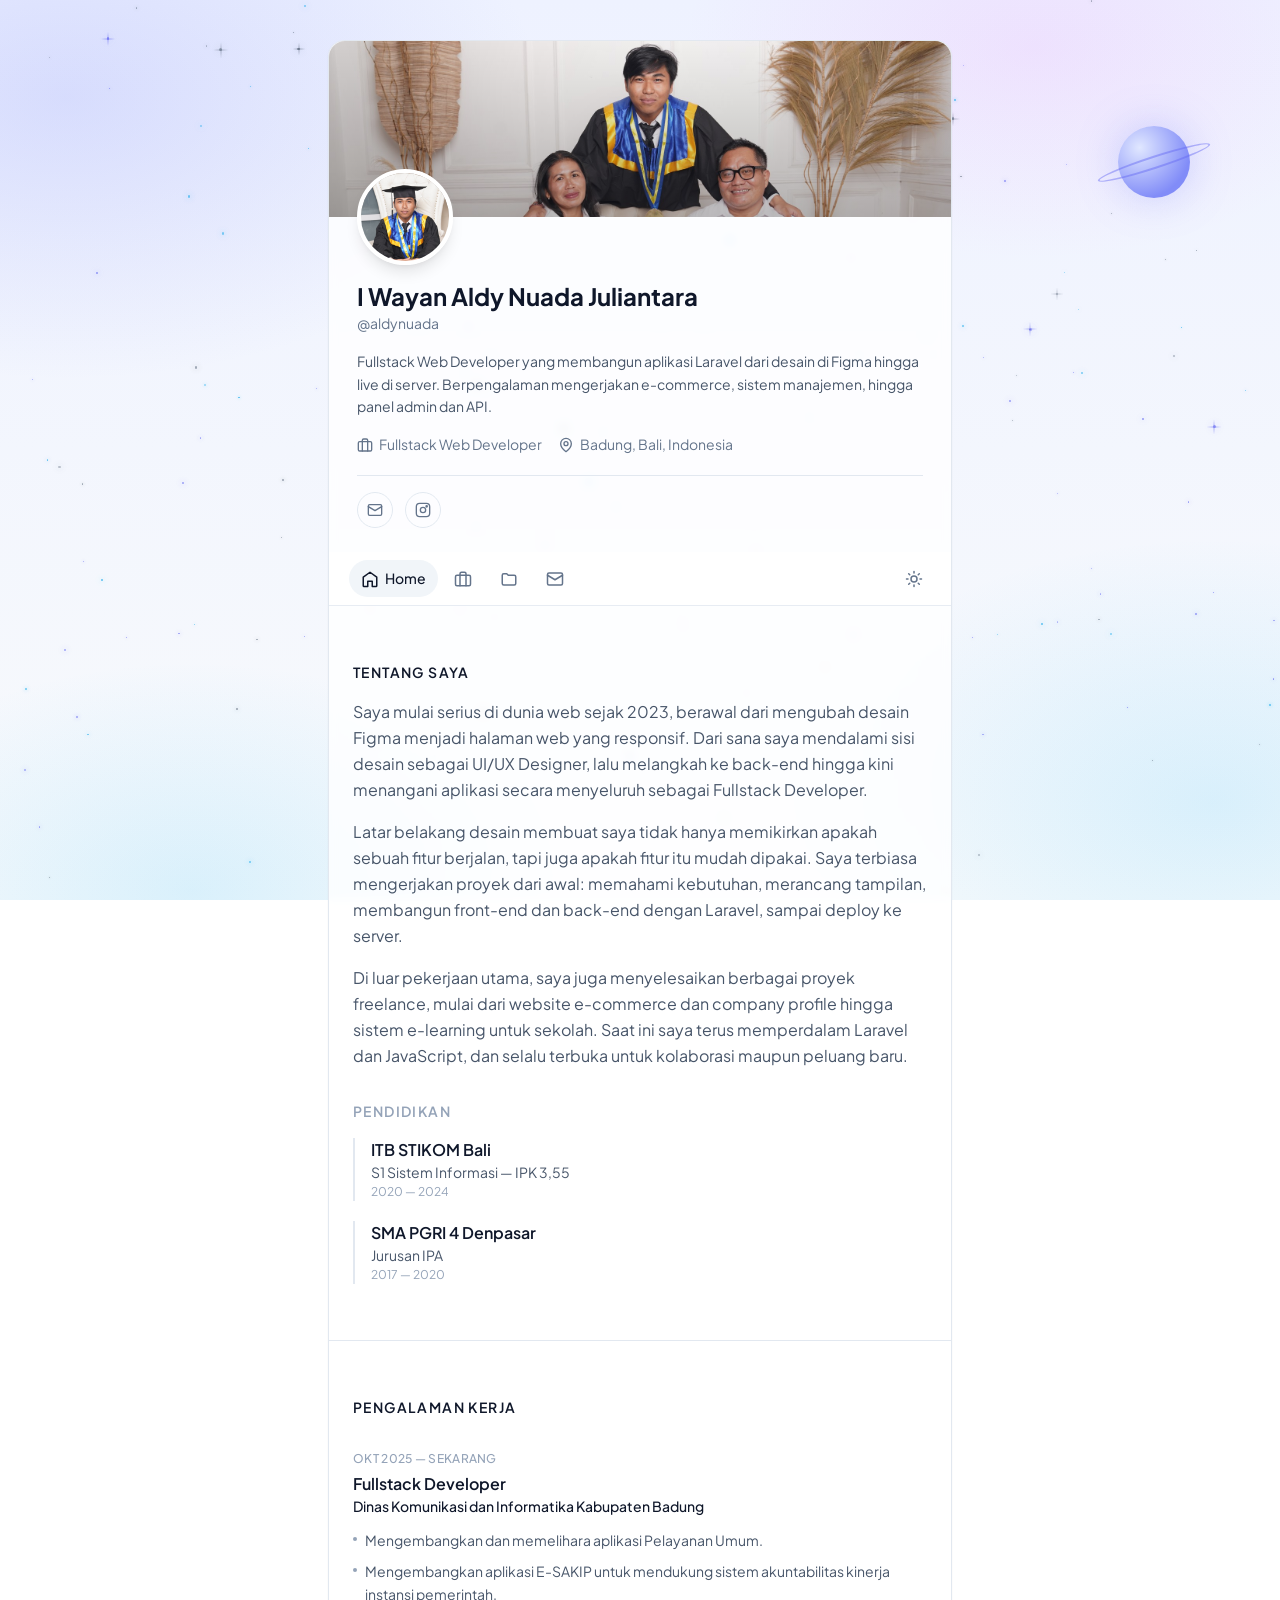
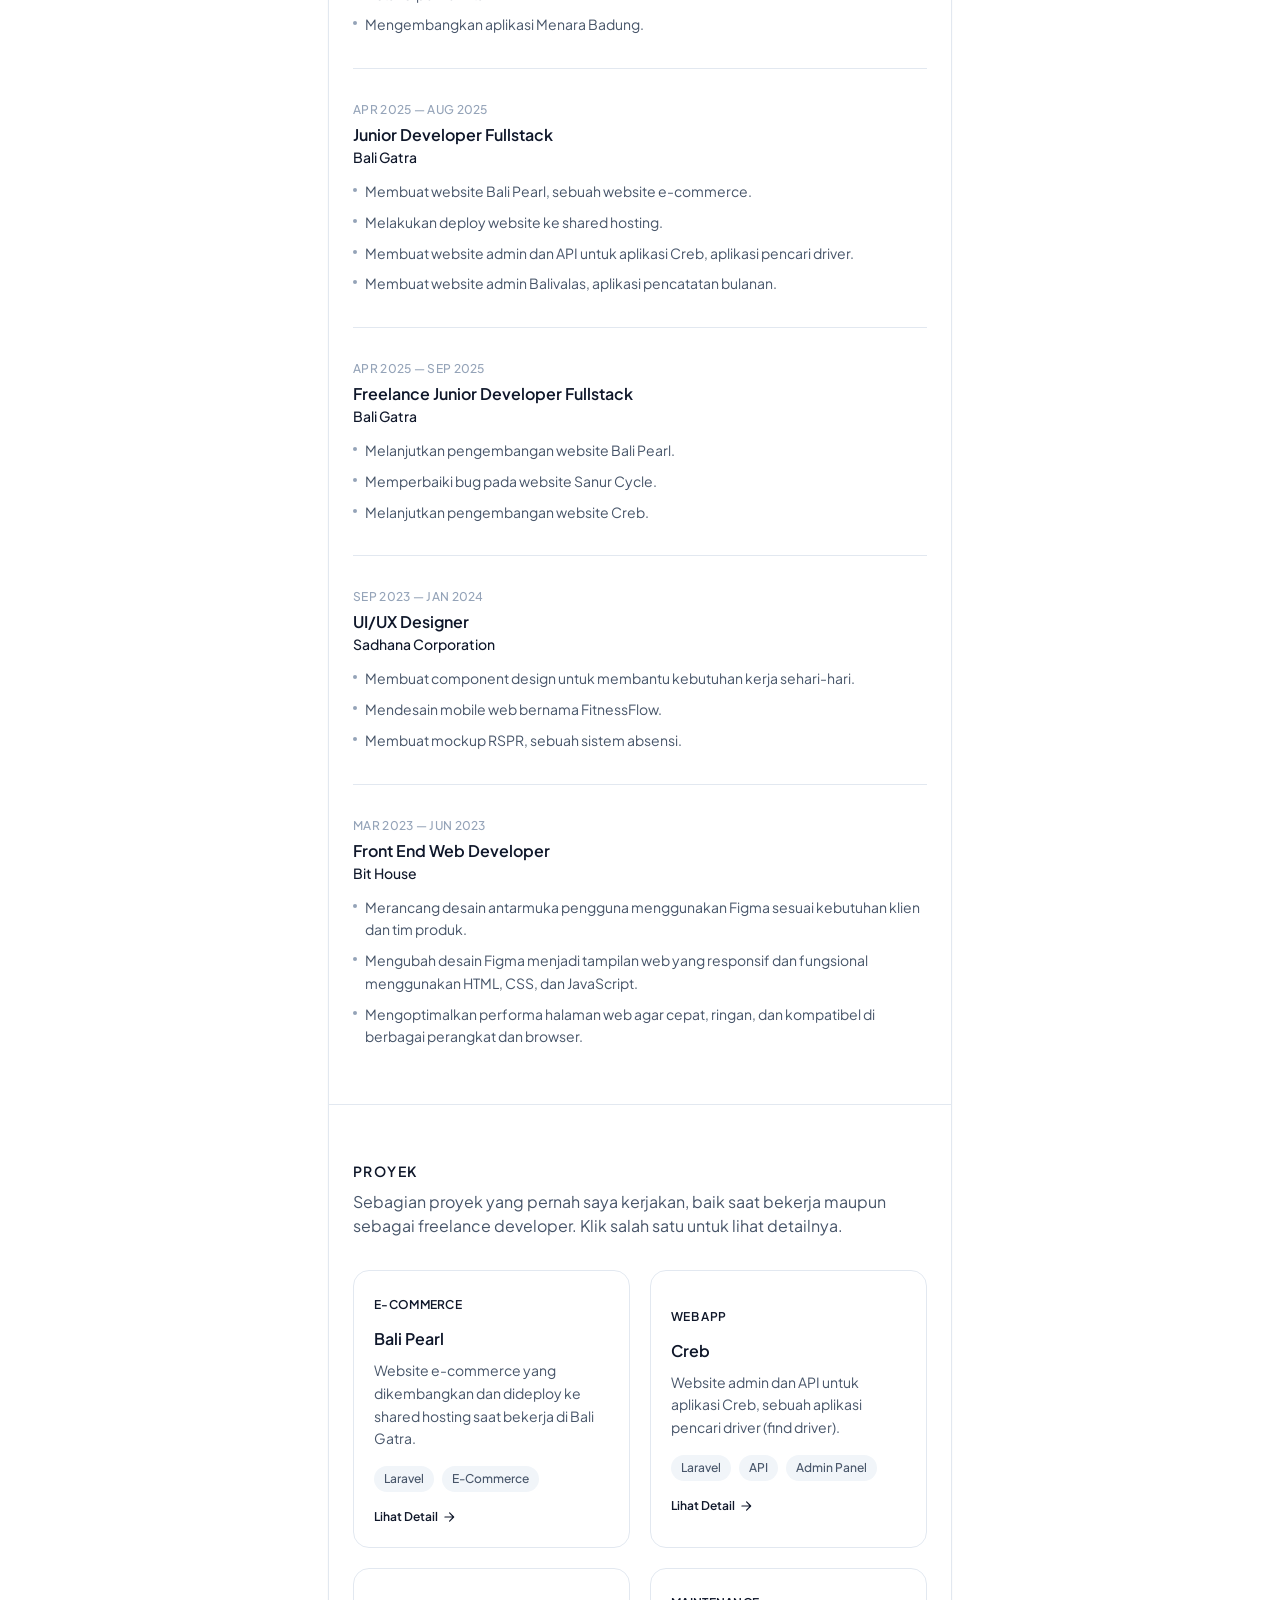
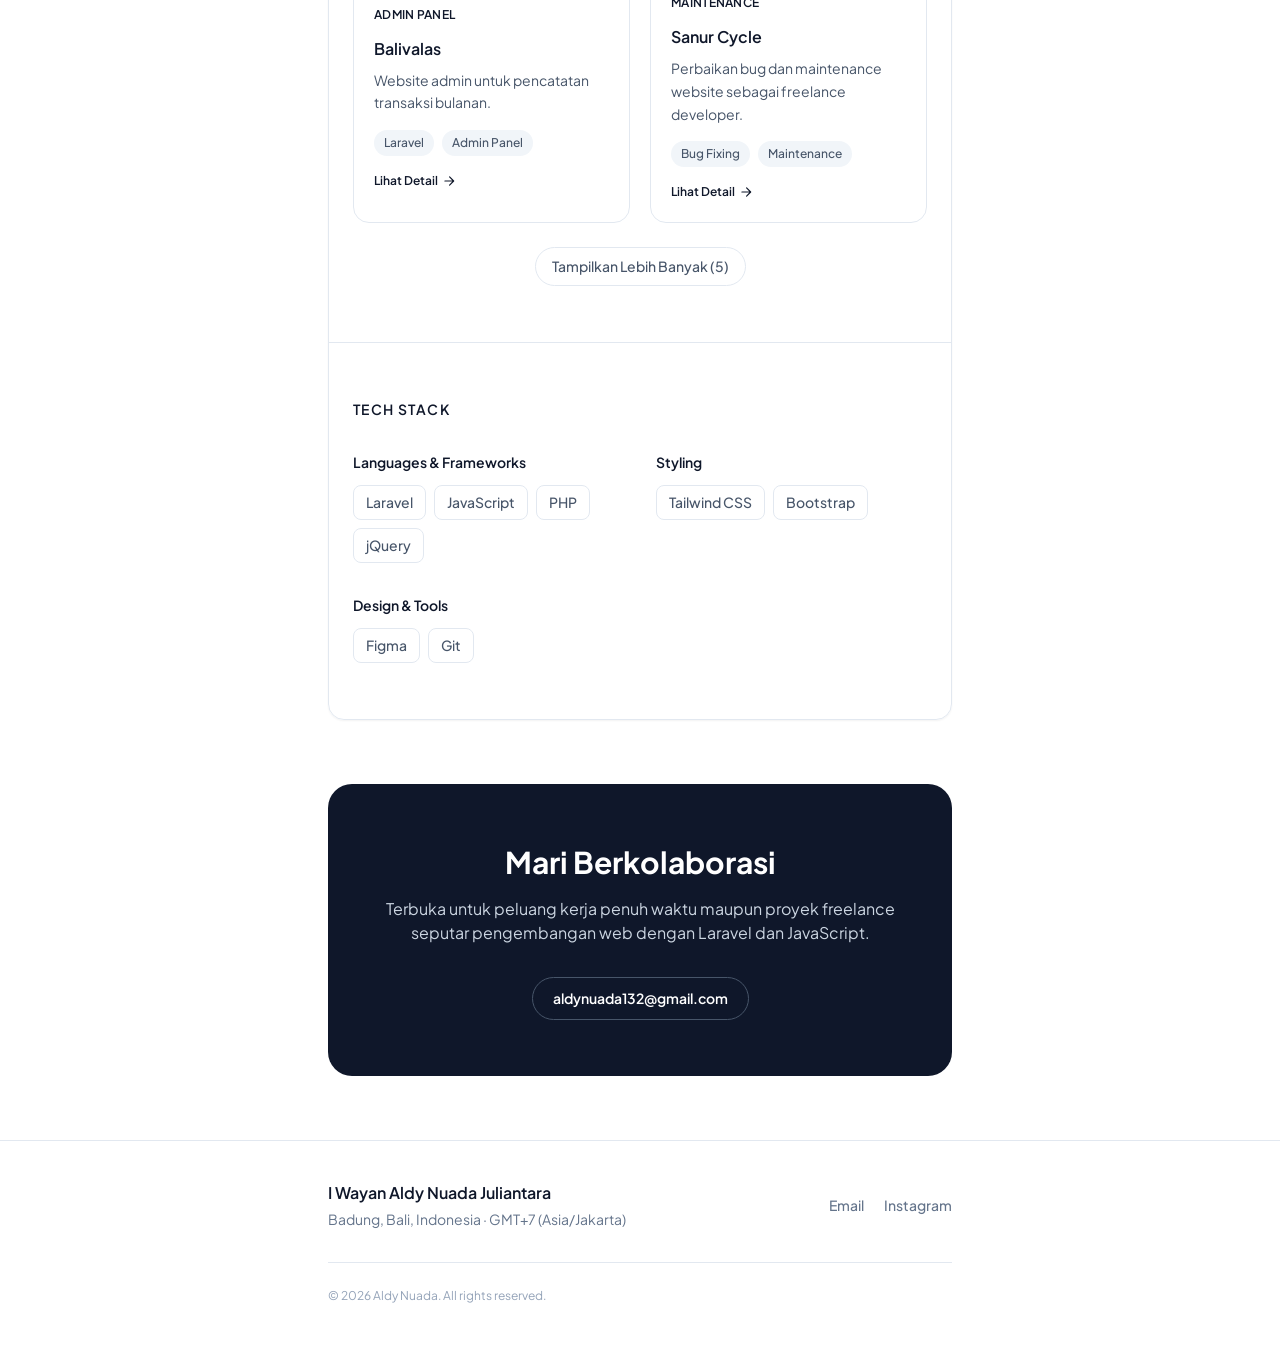
<file: index.html>
<!DOCTYPE html>
<html lang="id">
<head>
    <meta charset="UTF-8">
    <meta name="viewport" content="width=device-width, initial-scale=1.0">
    <title>I Wayan Aldy Nuada Juliantara — Fullstack Web Developer</title>
    <meta name="description" content="Fullstack Web Developer yang membangun aplikasi Laravel dari desain di Figma hingga live di server. Berpengalaman mengerjakan e-commerce, sistem manajemen, hingga panel admin dan API.">
    <link rel="icon" href="favicon.ico">

    <!-- Set the theme before first paint to avoid a light/dark flash. -->
    <script>
        (function () {
            var theme = null;
            try { theme = localStorage.getItem('theme'); } catch (e) {}
            var dark = theme ? theme === 'dark' : window.matchMedia('(prefers-color-scheme: dark)').matches;
            document.documentElement.classList.toggle('dark', dark);
        })();
    </script>

    <link rel="preconnect" href="https://fonts.googleapis.com">
    <link rel="preconnect" href="https://fonts.gstatic.com" crossorigin>
    <link href="https://fonts.googleapis.com/css2?family=Plus+Jakarta+Sans:wght@400;500;600;700;800&display=swap" rel="stylesheet">
    <link rel="stylesheet" href="assets/css/style.css">
</head>
<body data-page="home">
    <div class="page-bg" aria-hidden="true"></div>

    <main>
        <div class="container">
            <div class="card">
                <div data-component="hero"></div>
                <div data-component="navbar"></div>
                <div data-page-content>
                    <div data-component="about"></div>
                    <div data-component="experience"></div>
                    <div data-component="projects"></div>
                    <div data-component="techstack"></div>
                </div>
            </div>
        </div>

        <div data-component="contact"></div>
    </main>

    <div data-component="footer"></div>

    <script src="assets/js/data.js"></script>
    <script src="assets/js/main.js"></script>
</body>
</html>
</file>
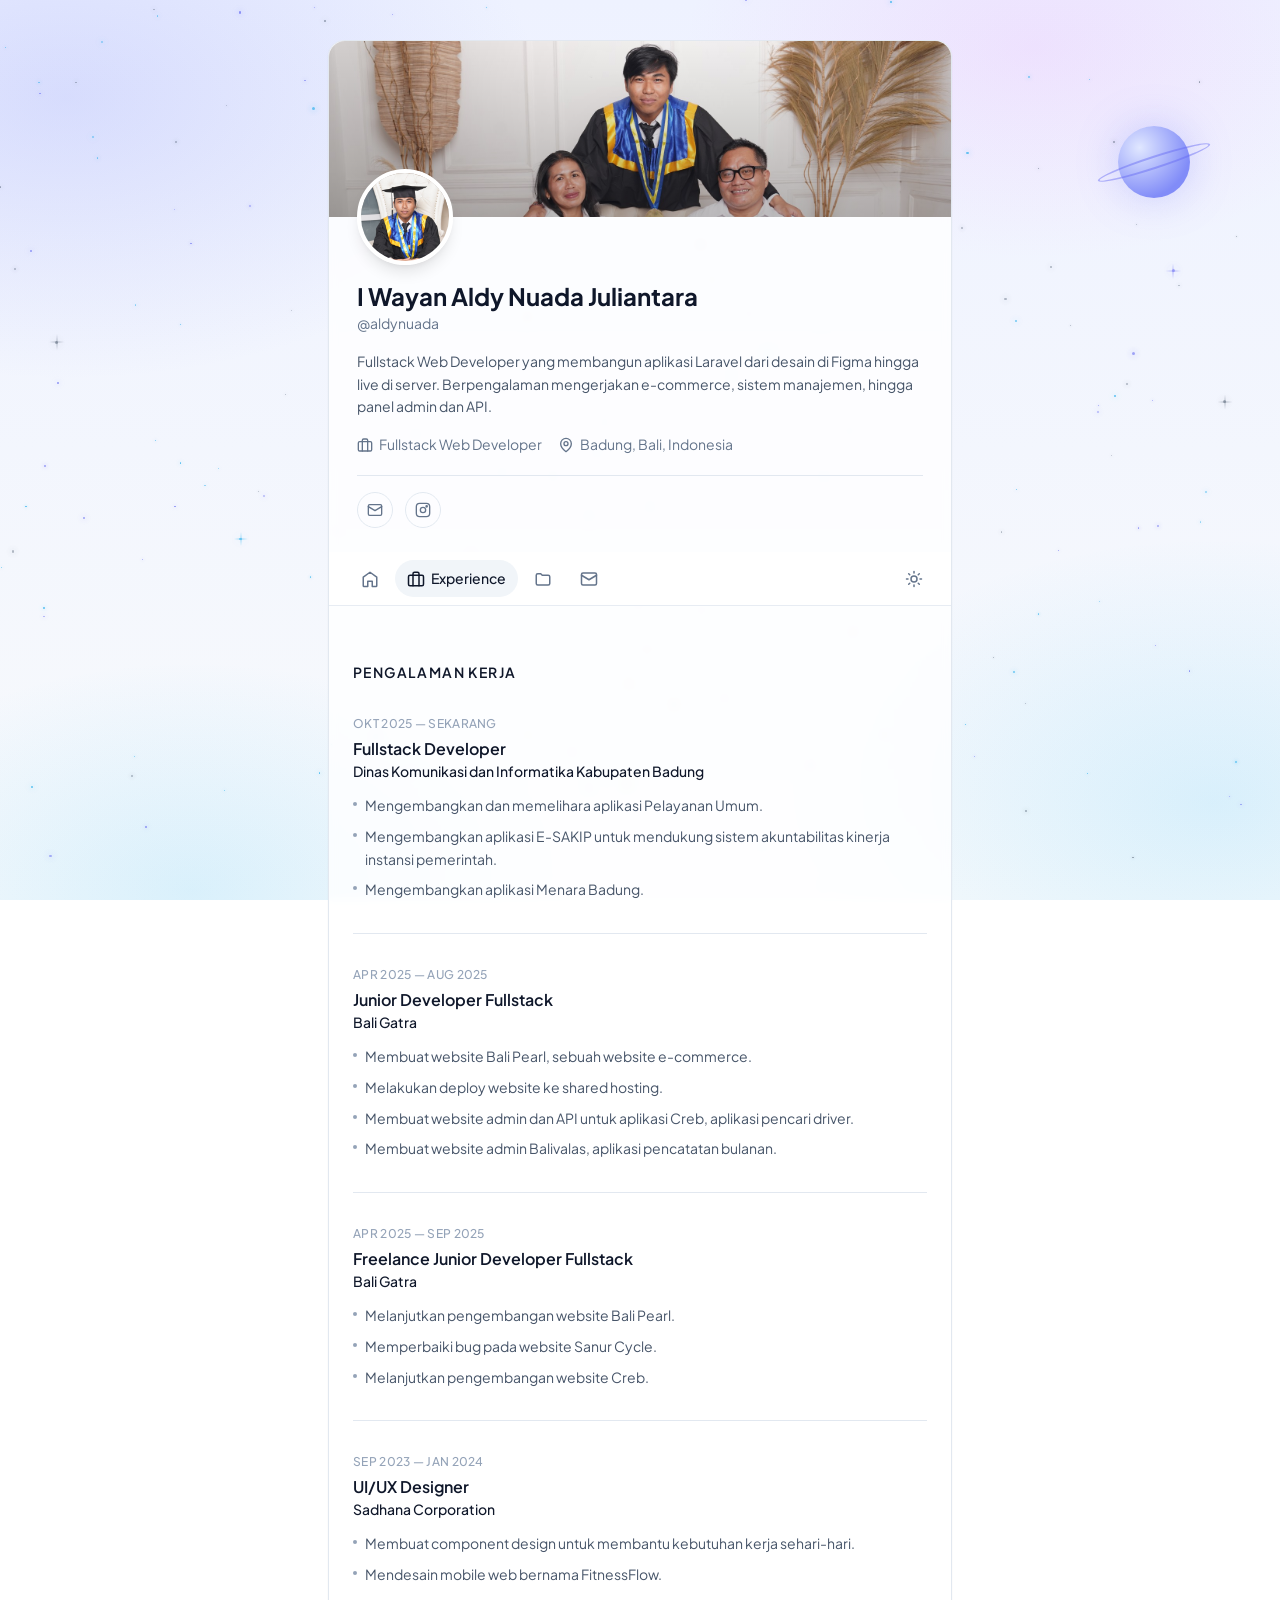
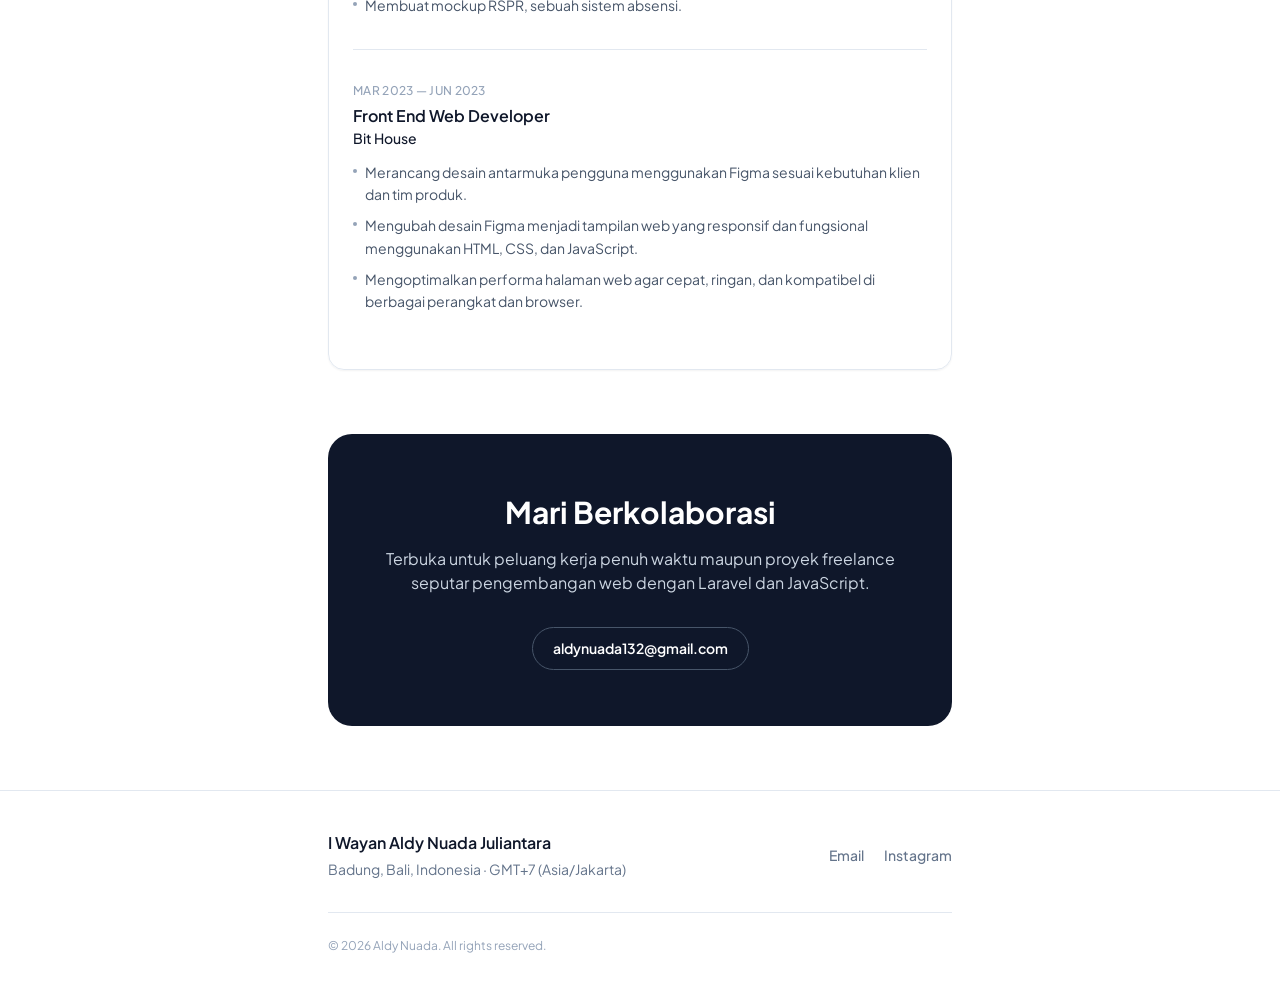
<file: experience.html>
<!DOCTYPE html>
<html lang="id">
<head>
    <meta charset="UTF-8">
    <meta name="viewport" content="width=device-width, initial-scale=1.0">
    <title>Experience — I Wayan Aldy Nuada Juliantara</title>
    <meta name="description" content="Fullstack Web Developer yang membangun aplikasi Laravel dari desain di Figma hingga live di server. Berpengalaman mengerjakan e-commerce, sistem manajemen, hingga panel admin dan API.">
    <link rel="icon" href="favicon.ico">

    <!-- Set the theme before first paint to avoid a light/dark flash. -->
    <script>
        (function () {
            var theme = null;
            try { theme = localStorage.getItem('theme'); } catch (e) {}
            var dark = theme ? theme === 'dark' : window.matchMedia('(prefers-color-scheme: dark)').matches;
            document.documentElement.classList.toggle('dark', dark);
        })();
    </script>

    <link rel="preconnect" href="https://fonts.googleapis.com">
    <link rel="preconnect" href="https://fonts.gstatic.com" crossorigin>
    <link href="https://fonts.googleapis.com/css2?family=Plus+Jakarta+Sans:wght@400;500;600;700;800&display=swap" rel="stylesheet">
    <link rel="stylesheet" href="assets/css/style.css">
</head>
<body data-page="experience">
    <div class="page-bg" aria-hidden="true"></div>

    <main>
        <div class="container">
            <div class="card">
                <div data-component="hero"></div>
                <div data-component="navbar"></div>
                <div data-page-content>
                    <div data-component="experience"></div>
                </div>
            </div>
        </div>

        <div data-component="contact"></div>
    </main>

    <div data-component="footer"></div>

    <script src="assets/js/data.js"></script>
    <script src="assets/js/main.js"></script>
</body>
</html>
</file>
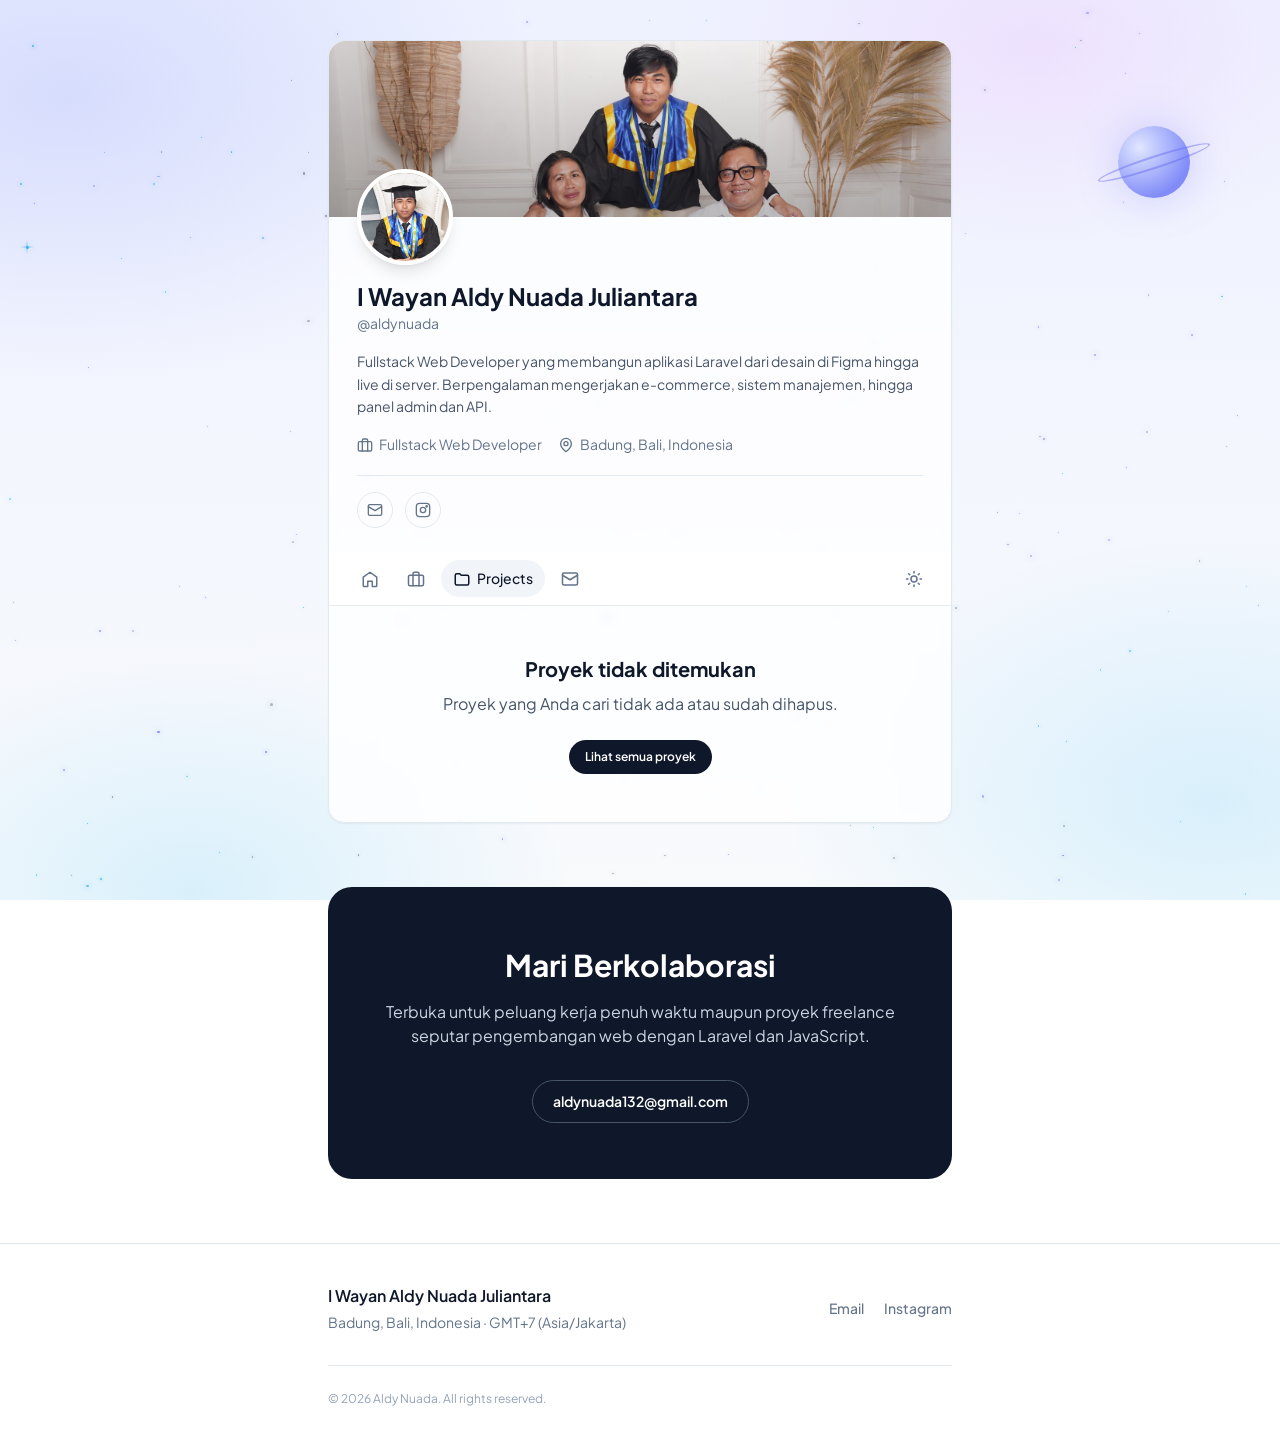
<file: project.html>
<!DOCTYPE html>
<html lang="id">
<head>
    <meta charset="UTF-8">
    <meta name="viewport" content="width=device-width, initial-scale=1.0">
    <title>Project — I Wayan Aldy Nuada Juliantara</title>
    <meta name="description" content="Fullstack Web Developer yang membangun aplikasi Laravel dari desain di Figma hingga live di server. Berpengalaman mengerjakan e-commerce, sistem manajemen, hingga panel admin dan API.">
    <link rel="icon" href="favicon.ico">

    <!-- Set the theme before first paint to avoid a light/dark flash. -->
    <script>
        (function () {
            var theme = null;
            try { theme = localStorage.getItem('theme'); } catch (e) {}
            var dark = theme ? theme === 'dark' : window.matchMedia('(prefers-color-scheme: dark)').matches;
            document.documentElement.classList.toggle('dark', dark);
        })();
    </script>

    <link rel="preconnect" href="https://fonts.googleapis.com">
    <link rel="preconnect" href="https://fonts.gstatic.com" crossorigin>
    <link href="https://fonts.googleapis.com/css2?family=Plus+Jakarta+Sans:wght@400;500;600;700;800&display=swap" rel="stylesheet">
    <link rel="stylesheet" href="assets/css/style.css">
</head>
<body data-page="project">
    <div class="page-bg" aria-hidden="true"></div>

    <main>
        <div class="container">
            <div class="card">
                <div data-component="hero"></div>
                <div data-component="navbar"></div>
                <div data-page-content>
                    <div data-component="project-detail"></div>
                </div>
            </div>
        </div>

        <div data-component="contact"></div>
    </main>

    <div data-component="footer"></div>

    <script src="assets/js/data.js"></script>
    <script src="assets/js/main.js"></script>
</body>
</html>
</file>
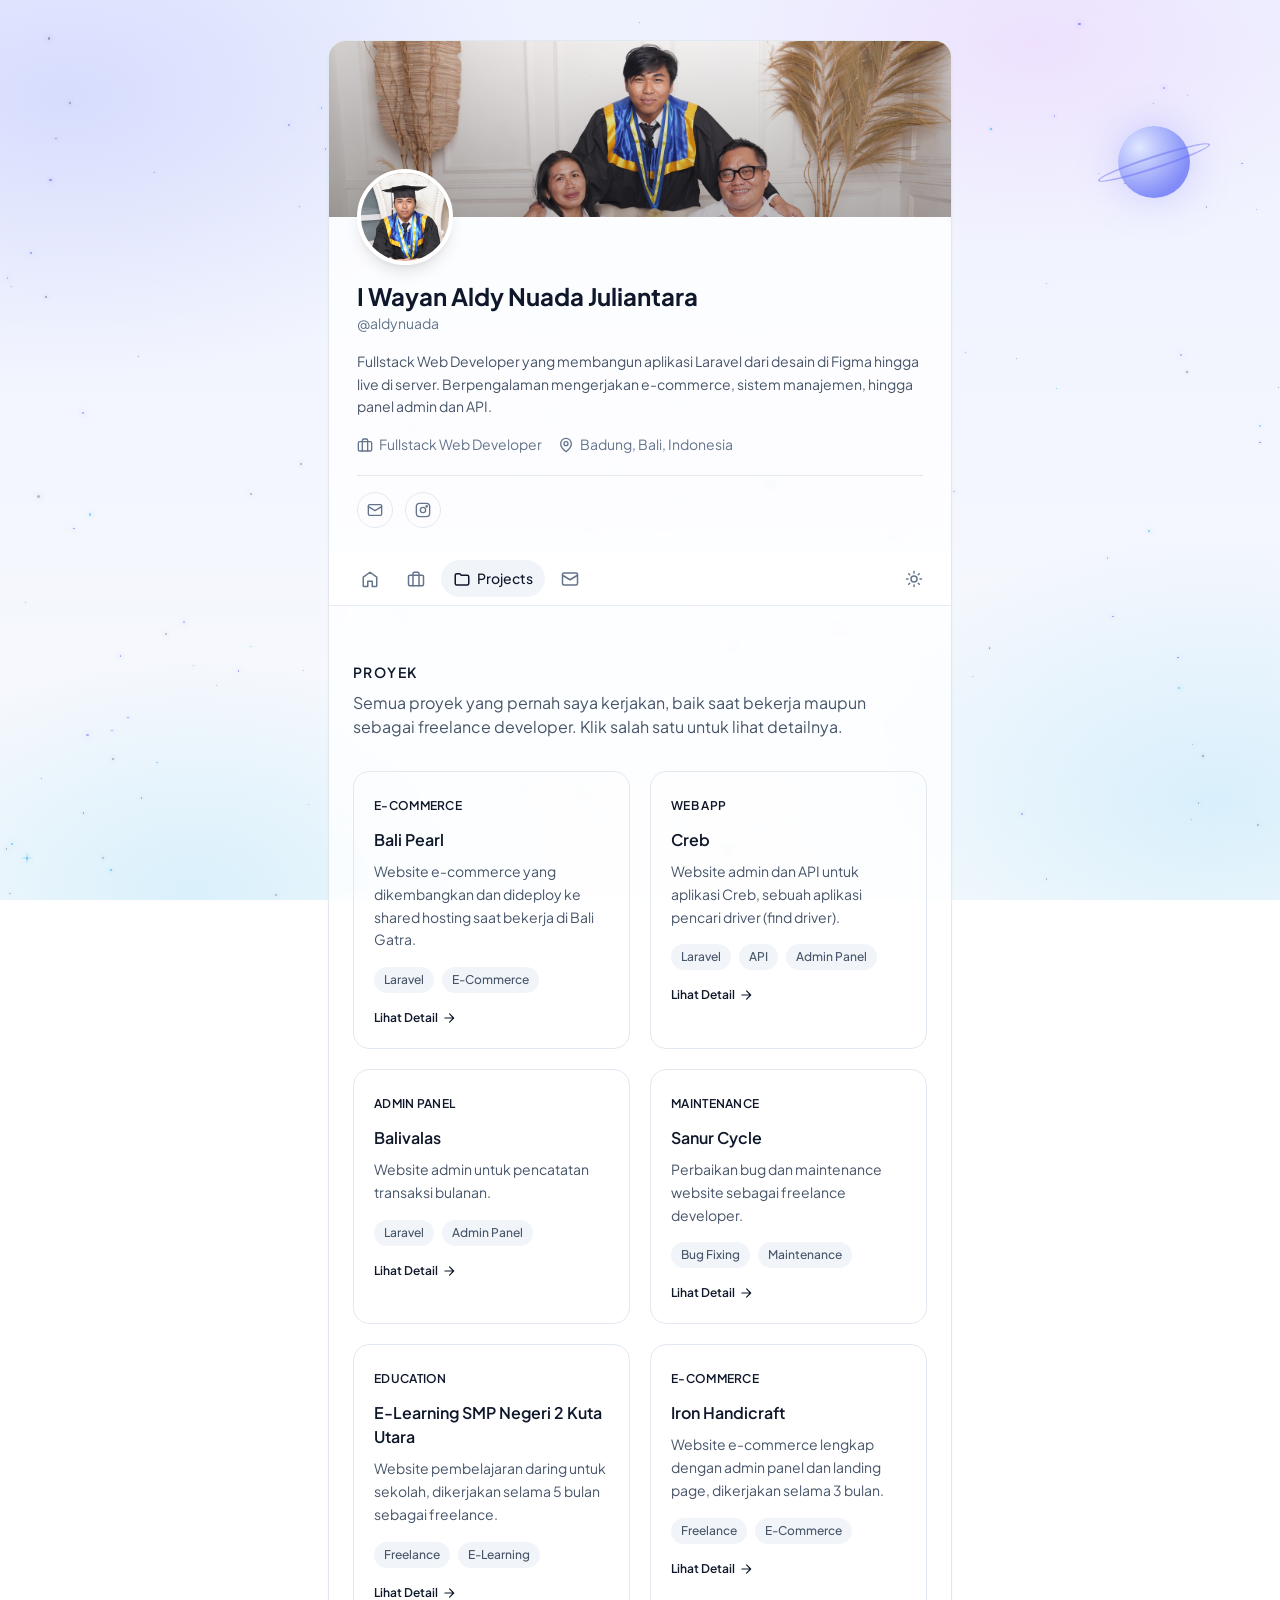
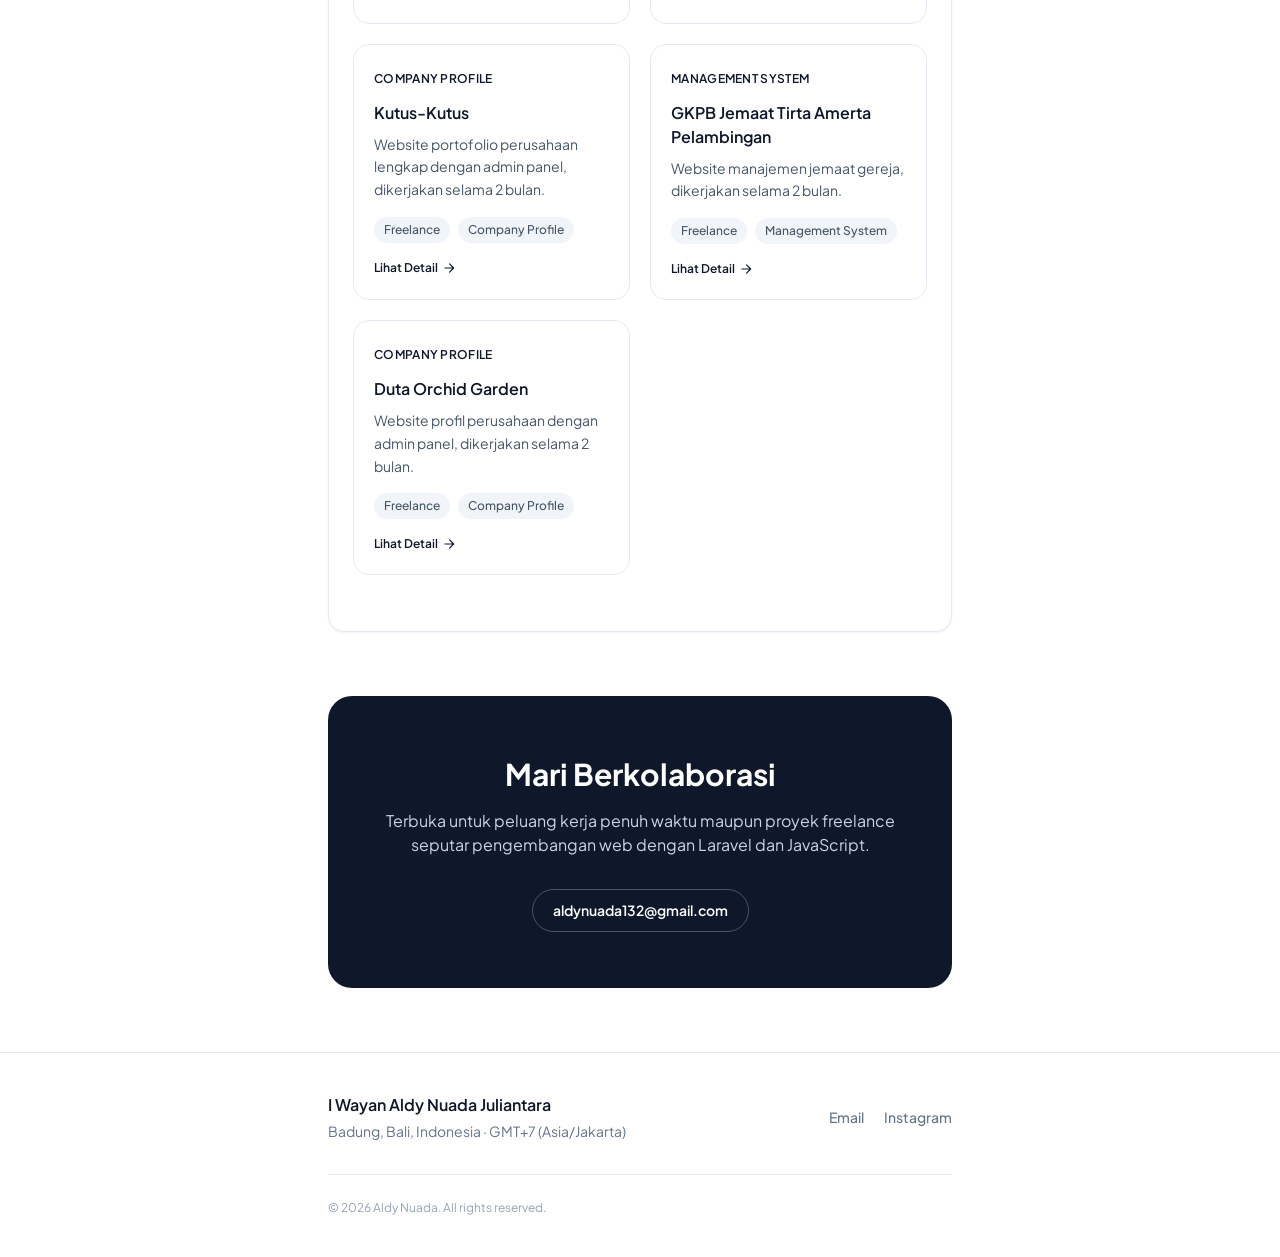
<file: projects.html>
<!DOCTYPE html>
<html lang="id">
<head>
    <meta charset="UTF-8">
    <meta name="viewport" content="width=device-width, initial-scale=1.0">
    <title>Projects — I Wayan Aldy Nuada Juliantara</title>
    <meta name="description" content="Fullstack Web Developer yang membangun aplikasi Laravel dari desain di Figma hingga live di server. Berpengalaman mengerjakan e-commerce, sistem manajemen, hingga panel admin dan API.">
    <link rel="icon" href="favicon.ico">

    <!-- Set the theme before first paint to avoid a light/dark flash. -->
    <script>
        (function () {
            var theme = null;
            try { theme = localStorage.getItem('theme'); } catch (e) {}
            var dark = theme ? theme === 'dark' : window.matchMedia('(prefers-color-scheme: dark)').matches;
            document.documentElement.classList.toggle('dark', dark);
        })();
    </script>

    <link rel="preconnect" href="https://fonts.googleapis.com">
    <link rel="preconnect" href="https://fonts.gstatic.com" crossorigin>
    <link href="https://fonts.googleapis.com/css2?family=Plus+Jakarta+Sans:wght@400;500;600;700;800&display=swap" rel="stylesheet">
    <link rel="stylesheet" href="assets/css/style.css">
</head>
<body data-page="projects">
    <div class="page-bg" aria-hidden="true"></div>

    <main>
        <div class="container">
            <div class="card">
                <div data-component="hero"></div>
                <div data-component="navbar"></div>
                <div data-page-content>
                    <div data-component="project-list"></div>
                </div>
            </div>
        </div>

        <div data-component="contact"></div>
    </main>

    <div data-component="footer"></div>

    <script src="assets/js/data.js"></script>
    <script src="assets/js/main.js"></script>
</body>
</html>
</file>
<file: assets/css/style.css>
/* ==========================================================================
   Tokens — light mode default, dark mode via <html class="dark">
   ========================================================================== */
:root {
    --bg: #ffffff;
    --surface: rgba(255, 255, 255, 0.8);
    --surface-solid: #ffffff;
    --nav-bg: rgba(255, 255, 255, 0.8);
    --nav-border: rgba(226, 232, 240, 0.8);
    --border: #e2e8f0;
    --border-hover: #cbd5e1;
    --text-strong: #0f172a;
    --text: #475569;
    --text-muted: #64748b;
    --text-faint: #94a3b8;
    --chip-bg: #f1f5f9;
    --hover-bg: #f1f5f9;
    --dot: #94a3b8;
    --btn-bg: #0f172a;
    --btn-text: #ffffff;
    --btn-hover: #334155;
    --accent-border: #7dd3fc;
    --accent: #0ea5e9;
    --card-shadow: 0 10px 15px -3px rgba(226, 232, 240, 0.5), 0 4px 6px -4px rgba(226, 232, 240, 0.5);
    --badge-border: #a7f3d0;
    --badge-bg: #ecfdf5;
    --badge-text: #047857;
    --contact-bg: #0f172a;
    --contact-ring: transparent;

    /* Space background — pastel sky */
    --space-top: #eef2ff;
    --space-bottom: #f8fafc;
    --nebula-1: rgba(129, 140, 248, 0.22);
    --nebula-2: rgba(56, 189, 248, 0.16);
    --nebula-3: rgba(232, 121, 249, 0.14);
    --star-1: rgba(71, 85, 105, 0.55);
    --star-2: rgba(99, 102, 241, 0.7);
    --star-3: rgba(14, 165, 233, 0.7);
    --shooting-star: rgba(99, 102, 241, 0.75);
    --planet-light: #e0e7ff;
    --planet-dark: #818cf8;
    --planet-glow: rgba(129, 140, 248, 0.35);
    --planet-ring: rgba(99, 102, 241, 0.45);

    --font-sans: 'Plus Jakarta Sans', ui-sans-serif, system-ui, sans-serif, 'Apple Color Emoji', 'Segoe UI Emoji', 'Segoe UI Symbol', 'Noto Color Emoji';
    --radius-lg: 0.5rem;
    --radius-xl: 0.75rem;
    --radius-2xl: 1rem;
    --radius-3xl: 1.5rem;
}

html.dark {
    --bg: #020617;
    --surface: rgba(15, 23, 42, 0.6);
    --surface-solid: #0f172a;
    --nav-bg: rgba(2, 6, 23, 0.8);
    --nav-border: rgba(30, 41, 59, 0.8);
    --border: #1e293b;
    --border-hover: #334155;
    --text-strong: #ffffff;
    --text: #cbd5e1;
    --text-muted: #94a3b8;
    --text-faint: #64748b;
    --chip-bg: #1e293b;
    --hover-bg: #1e293b;
    --dot: #475569;
    --btn-bg: #ffffff;
    --btn-text: #0f172a;
    --btn-hover: #e2e8f0;
    --accent-border: #075985;
    --card-shadow: none;
    --badge-border: #064e3b;
    --badge-bg: rgba(16, 185, 129, 0.1);
    --badge-text: #34d399;
    --contact-bg: rgba(15, 23, 42, 0.6);
    --contact-ring: #1e293b;

    /* Space background — deep night */
    --space-top: #020617;
    --space-bottom: #0b1026;
    --nebula-1: rgba(99, 102, 241, 0.2);
    --nebula-2: rgba(14, 165, 233, 0.13);
    --nebula-3: rgba(168, 85, 247, 0.16);
    --star-1: rgba(255, 255, 255, 0.95);
    --star-2: rgba(186, 230, 253, 0.95);
    --star-3: rgba(253, 230, 138, 0.9);
    --shooting-star: rgba(255, 255, 255, 0.95);
    --planet-light: #a5b4fc;
    --planet-dark: #1e1b4b;
    --planet-glow: rgba(99, 102, 241, 0.35);
    --planet-ring: rgba(165, 180, 252, 0.5);
}

/* ==========================================================================
   Base
   ========================================================================== */
*,
*::before,
*::after {
    box-sizing: border-box;
    margin: 0;
    padding: 0;
}

html {
    scroll-behavior: smooth;
}

body {
    font-family: var(--font-sans);
    color: var(--text-strong);
    background: var(--bg);
    line-height: 1.5;
    -webkit-font-smoothing: antialiased;
    -moz-osx-font-smoothing: grayscale;
    transition: color 0.3s, background-color 0.3s;
}

body.no-scroll {
    overflow: hidden;
}

img {
    display: block;
    max-width: 100%;
}

a {
    color: inherit;
    text-decoration: none;
}

button {
    font: inherit;
    color: inherit;
    background: none;
    border: 0;
    cursor: pointer;
}

ul {
    list-style: none;
}

svg {
    display: block;
    flex-shrink: 0;
}

/* ==========================================================================
   Space background — fixed behind the content (stars come from main.js)
   ========================================================================== */
.page-bg {
    pointer-events: none;
    position: fixed;
    inset: 0;
    z-index: -10;
    overflow: hidden;
    background: linear-gradient(to bottom, var(--space-top), var(--space-bottom));
}

/* Nebula clouds, drifting very slowly */
.page-bg::before {
    content: '';
    position: absolute;
    inset: -20%;
    background:
        radial-gradient(38% 32% at 18% 22%, var(--nebula-1), transparent 70%),
        radial-gradient(34% 30% at 82% 78%, var(--nebula-2), transparent 70%),
        radial-gradient(28% 24% at 72% 18%, var(--nebula-3), transparent 70%),
        radial-gradient(30% 26% at 25% 85%, var(--nebula-2), transparent 70%);
    animation: nebula-drift 45s ease-in-out infinite alternate;
}

@keyframes nebula-drift {
    from { transform: translate(0, 0) scale(1); }
    to { transform: translate(3%, -2%) scale(1.06); }
}

.star {
    position: absolute;
    width: var(--size, 1px);
    height: var(--size, 1px);
    margin: calc(var(--size, 1px) / -2) 0 0 calc(var(--size, 1px) / -2);
    border-radius: 9999px;
    color: var(--star-1);
    background: currentColor;
    box-shadow: 0 0 calc(var(--size, 1px) * 3) currentColor;
    opacity: var(--peak, 1);
    animation: twinkle var(--duration, 4s) ease-in-out var(--delay, 0s) infinite;
}

.star-2 { color: var(--star-2); }
.star-3 { color: var(--star-3); }

/* Brightest stars get a four-point sparkle */
.star-sparkle::before,
.star-sparkle::after {
    content: '';
    position: absolute;
    top: 50%;
    left: 50%;
    width: calc(var(--size, 1px) * 5);
    height: 1px;
    background: linear-gradient(90deg, transparent, currentColor, transparent);
    transform: translate(-50%, -50%);
}

.star-sparkle::after {
    transform: translate(-50%, -50%) rotate(90deg);
}

@keyframes twinkle {
    0%, 100% { opacity: var(--min, 0.2); transform: scale(0.6); }
    50% { opacity: var(--peak, 1); transform: scale(1); }
}

/* Shooting star: head at the left end, tail fading to the right. */
.shooting-star {
    position: absolute;
    width: 130px;
    height: 1.5px;
    border-radius: 9999px;
    background: linear-gradient(90deg, var(--shooting-star), transparent);
    filter: drop-shadow(0 0 4px var(--shooting-star));
    opacity: 0;
    animation: shoot 1.3s ease-out forwards;
}

@keyframes shoot {
    0% { opacity: 0; transform: rotate(-32deg) translateX(0); }
    12% { opacity: 1; }
    70% { opacity: 1; }
    100% { opacity: 0; transform: rotate(-32deg) translateX(-520px); }
}

/* A distant ringed planet, only where the side gutters are wide enough */
.planet {
    position: absolute;
    top: 14%;
    right: 7%;
    width: 72px;
    height: 72px;
    border-radius: 9999px;
    background: radial-gradient(circle at 30% 30%, var(--planet-light), var(--planet-dark) 72%);
    box-shadow: 0 0 40px var(--planet-glow);
    animation: planet-float 14s ease-in-out infinite;
}

.planet::after {
    content: '';
    position: absolute;
    top: 41%;
    left: -32%;
    width: 164%;
    height: 18%;
    border: 2px solid var(--planet-ring);
    border-radius: 50%;
    transform: rotate(-18deg);
}

@keyframes planet-float {
    0%, 100% { transform: translateY(0); }
    50% { transform: translateY(-10px); }
}

@media (max-width: 1023px) {
    .planet { display: none; }
}

.icon-sm { width: 14px; height: 14px; }
.icon { width: 16px; height: 16px; }
.icon-md { width: 18px; height: 18px; }

/* ==========================================================================
   Layout
   ========================================================================== */
.container {
    width: 100%;
    max-width: 42rem;
    margin: 0 auto;
    padding: 1.5rem 1rem 0;
}

.card {
    border: 1px solid var(--border);
    border-radius: var(--radius-2xl);
    background: var(--surface);
    box-shadow: 0 1px 2px rgba(0, 0, 0, 0.05);
    -webkit-backdrop-filter: blur(4px);
    backdrop-filter: blur(4px);
}

.section {
    padding: 2.5rem 1rem;
}

.section + .section {
    border-top: 1px solid var(--border);
}

.section-title {
    font-size: 0.875rem;
    font-weight: 600;
    text-transform: uppercase;
    letter-spacing: 0.1em;
    color: var(--text-strong);
}

.section-subtitle {
    font-size: 0.875rem;
    font-weight: 600;
    text-transform: uppercase;
    letter-spacing: 0.1em;
    color: var(--text-faint);
}

.label {
    font-size: 0.75rem;
    font-weight: 600;
    text-transform: uppercase;
    letter-spacing: 0.1em;
    color: var(--text-faint);
}

.lead {
    margin-top: 0.5rem;
    color: var(--text);
}

/* ==========================================================================
   Hero
   ========================================================================== */
.hero-banner {
    position: relative;
    height: 8rem;
    overflow: hidden;
    border-radius: var(--radius-2xl) var(--radius-2xl) 0 0;
}

.hero-banner img {
    width: 100%;
    height: 100%;
    object-fit: cover;
}

.hero-banner::after {
    content: '';
    position: absolute;
    inset: 0;
    background: linear-gradient(to top, rgba(0, 0, 0, 0.25), transparent);
}

.hero-body {
    position: relative;
    z-index: 1;
    padding: 0 1.25rem 1.5rem;
}

.hero-avatar {
    position: relative;
    margin-top: -2.5rem;
    width: 5rem;
    height: 5rem;
    border-radius: 9999px;
    border: 4px solid var(--surface-solid);
    object-fit: cover;
    box-shadow: 0 10px 15px -3px rgba(0, 0, 0, 0.1), 0 4px 6px -4px rgba(0, 0, 0, 0.1);
}

.hero-head {
    margin-top: 1rem;
    display: flex;
    align-items: flex-start;
    justify-content: space-between;
    gap: 1rem;
}

.hero-name {
    font-size: 1.25rem;
    font-weight: 700;
    line-height: 1.4;
    color: var(--text-strong);
}

.hero-handle {
    font-size: 0.875rem;
    color: var(--text-muted);
}

.badge-open {
    margin-top: 0.25rem;
    display: inline-flex;
    flex-shrink: 0;
    align-items: center;
    gap: 0.375rem;
    padding: 0.25rem 0.75rem;
    border: 1px solid var(--badge-border);
    border-radius: 9999px;
    background: var(--badge-bg);
    color: var(--badge-text);
    font-size: 0.75rem;
    font-weight: 500;
}

.badge-open::before {
    content: '';
    width: 6px;
    height: 6px;
    border-radius: 9999px;
    background: #10b981;
}

.hero-tagline {
    margin-top: 1rem;
    font-size: 0.875rem;
    line-height: 1.625;
    color: var(--text);
}

.hero-meta {
    margin-top: 1rem;
    display: flex;
    flex-wrap: wrap;
    align-items: center;
    gap: 0.5rem 1rem;
    font-size: 0.875rem;
    color: var(--text-muted);
}

.hero-meta span {
    display: inline-flex;
    align-items: center;
    gap: 0.375rem;
}

.hero-links {
    margin-top: 1.25rem;
    padding-top: 1rem;
    border-top: 1px solid var(--border);
    display: flex;
    flex-wrap: wrap;
    align-items: center;
    gap: 0.75rem;
}

.icon-link {
    display: flex;
    width: 2.25rem;
    height: 2.25rem;
    align-items: center;
    justify-content: center;
    border: 1px solid var(--border);
    border-radius: 9999px;
    color: var(--text-muted);
    transition: color 0.15s, border-color 0.15s;
}

.icon-link:hover {
    border-color: var(--border-hover);
    color: var(--text-strong);
}

/* ==========================================================================
   Buttons & chips
   ========================================================================== */
.btn {
    display: inline-flex;
    align-items: center;
    justify-content: center;
    gap: 0.375rem;
    border-radius: 9999px;
    padding: 0.5rem 1rem;
    font-size: 0.75rem;
    font-weight: 600;
    background: var(--btn-bg);
    color: var(--btn-text);
    transition: background-color 0.15s;
}

.btn:hover {
    background: var(--btn-hover);
}

.btn-block {
    width: 100%;
    margin-top: 1.5rem;
    padding: 0.625rem 1rem;
    font-size: 0.875rem;
}

.btn-outline {
    border: 1px solid var(--border);
    border-radius: 9999px;
    padding: 0.5rem 1rem;
    font-size: 0.875rem;
    font-weight: 500;
    color: var(--text);
    transition: color 0.15s, border-color 0.15s;
}

.btn-outline:hover {
    border-color: var(--border-hover);
    color: var(--text-strong);
}

.ml-auto {
    margin-left: auto;
}

.chips {
    margin-top: 1rem;
    display: flex;
    flex-wrap: wrap;
    gap: 0.5rem;
}

.chip {
    border-radius: 9999px;
    background: var(--chip-bg);
    padding: 0.25rem 0.625rem;
    font-size: 0.75rem;
    font-weight: 500;
    color: var(--text);
}

.tech {
    border: 1px solid var(--border);
    border-radius: var(--radius-lg);
    padding: 0.25rem 0.625rem;
    font-size: 0.75rem;
    font-weight: 500;
    color: var(--text);
}

.tech-lg {
    padding: 0.375rem 0.75rem;
    font-size: 0.875rem;
}

/* ==========================================================================
   Navbar
   ========================================================================== */
.navbar {
    position: sticky;
    top: 0;
    z-index: 50;
    padding: 0 0.75rem;
    border-bottom: 1px solid var(--nav-border);
    background: var(--nav-bg);
    -webkit-backdrop-filter: blur(12px);
    backdrop-filter: blur(12px);
}

.navbar nav {
    display: flex;
    align-items: center;
    gap: 0.25rem;
    padding: 0.5rem 0;
    overflow-x: auto;
    scrollbar-width: none;
}

.navbar nav::-webkit-scrollbar {
    display: none;
}

.nav-link,
.theme-toggle {
    display: flex;
    flex-shrink: 0;
    align-items: center;
    gap: 0.375rem;
    border-radius: 9999px;
    padding: 0.5rem 0.75rem;
    font-size: 0.875rem;
    font-weight: 500;
    color: var(--text-muted);
    transition: color 0.15s, background-color 0.15s;
}

.theme-toggle {
    margin-left: auto;
    padding: 0.5rem;
}

.nav-link:hover,
.theme-toggle:hover,
.nav-link.is-active {
    background: var(--hover-bg);
    color: var(--text-strong);
}

.nav-link .nav-label {
    display: none;
}

.nav-link.is-active .nav-label {
    display: inline;
}

.theme-toggle .icon-moon,
html.dark .theme-toggle .icon-sun {
    display: none;
}

html.dark .theme-toggle .icon-moon {
    display: block;
}

/* ==========================================================================
   About & education
   ========================================================================== */
.prose {
    margin-top: 1rem;
    display: grid;
    gap: 1rem;
    line-height: 1.625;
    color: var(--text);
}

.edu-list {
    margin-top: 1rem;
    display: grid;
    gap: 1.25rem;
}

.edu-item {
    border-left: 2px solid var(--border);
    padding-left: 1rem;
}

.edu-item .edu-name {
    font-weight: 600;
    color: var(--text-strong);
}

.edu-item .edu-degree {
    font-size: 0.875rem;
    color: var(--text);
}

.edu-item .edu-period {
    font-size: 0.75rem;
    color: var(--text-faint);
}

/* ==========================================================================
   Experience
   ========================================================================== */
.job-list {
    margin-top: 2rem;
    display: grid;
    gap: 2rem;
}

.job {
    padding-bottom: 2rem;
    border-bottom: 1px solid var(--border);
}

.job:last-child {
    padding-bottom: 0;
    border-bottom: 0;
}

.job-period {
    font-size: 0.75rem;
    font-weight: 500;
    text-transform: uppercase;
    letter-spacing: 0.025em;
    color: var(--text-faint);
}

.job-role {
    margin-top: 0.25rem;
    font-size: 1rem;
    font-weight: 600;
    color: var(--text-strong);
}

.job-company {
    font-size: 0.875rem;
    font-weight: 500;
    color: var(--text-strong);
}

.bullets {
    margin-top: 0.75rem;
    display: grid;
    gap: 0.5rem;
    font-size: 0.875rem;
    line-height: 1.625;
    color: var(--text);
}

.bullets.tight {
    margin-top: 0.5rem;
    gap: 0.375rem;
    line-height: 1.5;
}

.bullets li {
    display: flex;
    gap: 0.5rem;
}

.bullets li::before {
    content: '';
    flex-shrink: 0;
    width: 4px;
    height: 4px;
    margin-top: 0.5rem;
    border-radius: 9999px;
    background: var(--dot);
}

/* ==========================================================================
   Projects
   ========================================================================== */
.project-grid {
    margin-top: 2rem;
    display: grid;
    grid-template-columns: 1fr;
    gap: 1.25rem;
}

.project-card {
    display: block;
    width: 100%;
    padding: 1.25rem;
    border: 1px solid var(--border);
    border-radius: var(--radius-2xl);
    text-align: left;
    transition: transform 0.15s, border-color 0.15s, box-shadow 0.15s;
}

.project-card:hover {
    transform: translateY(-4px);
    border-color: var(--accent-border);
    box-shadow: var(--card-shadow);
}

.project-card[hidden] {
    display: none;
}

.category {
    font-size: 0.75rem;
    font-weight: 600;
    text-transform: uppercase;
    letter-spacing: 0.025em;
    color: var(--text-strong);
}

.project-card h3 {
    margin-top: 0.75rem;
    font-size: 1rem;
    font-weight: 600;
    color: var(--text-strong);
}

.project-card p {
    margin-top: 0.5rem;
    font-size: 0.875rem;
    line-height: 1.625;
    color: var(--text);
}

.more-link {
    margin-top: 1rem;
    display: inline-flex;
    align-items: center;
    gap: 0.25rem;
    font-size: 0.75rem;
    font-weight: 600;
    color: var(--text-strong);
}

.more-link svg {
    transition: transform 0.15s;
}

.project-card:hover .more-link svg {
    transform: translateX(2px);
}

.center {
    margin-top: 1.5rem;
    text-align: center;
}

/* Gradient placeholder used when a project has no images yet */
.placeholder {
    display: flex;
    width: 100%;
    height: 100%;
    align-items: center;
    justify-content: center;
    background: linear-gradient(to bottom right, #0284c7, #0f172a);
    color: rgba(255, 255, 255, 0.9);
    font-size: 2.25rem;
    font-weight: 700;
}

/* ==========================================================================
   Project modal
   ========================================================================== */
.modal {
    position: fixed;
    inset: 0;
    z-index: 60;
    display: flex;
    align-items: flex-end;
    justify-content: center;
    background: rgba(15, 23, 42, 0.6);
    -webkit-backdrop-filter: blur(4px);
    backdrop-filter: blur(4px);
    opacity: 0;
    visibility: hidden;
    transition: opacity 0.2s, visibility 0.2s;
}

.modal.is-open {
    opacity: 1;
    visibility: visible;
}

.modal-panel {
    width: 100%;
    max-width: 32rem;
    max-height: 85vh;
    overflow-y: auto;
    scrollbar-width: none;
    border-radius: var(--radius-2xl) var(--radius-2xl) 0 0;
    background: var(--surface-solid);
    box-shadow: 0 20px 25px -5px rgba(0, 0, 0, 0.1), 0 8px 10px -6px rgba(0, 0, 0, 0.1);
    opacity: 0;
    transform: translateY(1rem);
    transition: opacity 0.2s ease-out, transform 0.2s ease-out;
}

.modal-panel::-webkit-scrollbar {
    display: none;
}

.modal.is-open .modal-panel {
    opacity: 1;
    transform: none;
}

.modal-cover {
    position: relative;
    height: 10rem;
    overflow: hidden;
    border-radius: var(--radius-2xl) var(--radius-2xl) 0 0;
}

.modal-cover > img {
    width: 100%;
    height: 100%;
    object-fit: cover;
}

.modal-close {
    position: absolute;
    top: 0.75rem;
    right: 0.75rem;
    display: flex;
    width: 2rem;
    height: 2rem;
    align-items: center;
    justify-content: center;
    border-radius: 9999px;
    background: rgba(0, 0, 0, 0.3);
    color: #ffffff;
    transition: background-color 0.15s;
}

.modal-close:hover {
    background: rgba(0, 0, 0, 0.5);
}

.modal-body {
    padding: 1.25rem;
}

.modal-body h3 {
    margin-top: 0.25rem;
    font-size: 1.125rem;
    font-weight: 700;
    color: var(--text-strong);
}

.modal-body .desc {
    margin-top: 0.5rem;
    font-size: 0.875rem;
    line-height: 1.625;
    color: var(--text);
}

.modal-block {
    margin-top: 1.25rem;
}

.modal-block .chips {
    margin-top: 0.5rem;
}

/* ==========================================================================
   Project detail page
   ========================================================================== */
.back-link {
    margin: 1.5rem 1rem 0;
    display: inline-flex;
    align-items: center;
    gap: 0.375rem;
    font-size: 0.875rem;
    font-weight: 500;
    color: var(--text-muted);
    transition: color 0.15s;
}

.back-link:hover {
    color: var(--text-strong);
}

.gallery {
    margin: 1rem 1rem 0;
}

.gallery-main {
    position: relative;
    display: block;
    height: 10rem;
    overflow: hidden;
    border-radius: var(--radius-2xl);
    background: var(--chip-bg);
}

.gallery-main img {
    width: 100%;
    height: 100%;
    object-fit: cover;
}

.gallery-main .placeholder {
    font-size: 3rem;
}

.gallery-nav {
    position: absolute;
    top: 50%;
    display: flex;
    width: 2.25rem;
    height: 2.25rem;
    align-items: center;
    justify-content: center;
    border-radius: 9999px;
    background: rgba(0, 0, 0, 0.4);
    color: #ffffff;
    transform: translateY(-50%);
    transition: background-color 0.15s;
}

.gallery-nav:hover {
    background: rgba(0, 0, 0, 0.6);
}

.gallery-nav.prev { left: 0.75rem; }
.gallery-nav.next { right: 0.75rem; }

.gallery-count {
    position: absolute;
    right: 0.75rem;
    bottom: 0.75rem;
    border-radius: 9999px;
    background: rgba(0, 0, 0, 0.5);
    padding: 0.25rem 0.625rem;
    font-size: 0.75rem;
    font-weight: 500;
    color: #ffffff;
}

.thumbs {
    margin-top: 0.75rem;
    display: flex;
    gap: 0.5rem;
    overflow-x: auto;
    padding-bottom: 0.25rem;
}

.thumb {
    width: 5rem;
    height: 3.5rem;
    flex-shrink: 0;
    overflow: hidden;
    border: 2px solid transparent;
    border-radius: var(--radius-lg);
    opacity: 0.7;
    transition: opacity 0.15s, border-color 0.15s;
}

.thumb:hover {
    opacity: 1;
}

.thumb.is-active {
    border-color: var(--accent);
    opacity: 1;
}

.thumb img {
    width: 100%;
    height: 100%;
    object-fit: cover;
}

.detail {
    padding: 1.5rem 1rem;
}

.detail h1 {
    margin-top: 0.25rem;
    font-size: 1.5rem;
    font-weight: 700;
    line-height: 1.33;
    color: var(--text-strong);
}

.detail .desc {
    margin-top: 0.75rem;
    font-size: 0.875rem;
    line-height: 1.625;
    color: var(--text);
}

.detail-block {
    margin-top: 2rem;
}

.detail-block .chips {
    margin-top: 0.75rem;
}

/* ==========================================================================
   Tech stack
   ========================================================================== */
.stack-grid {
    margin-top: 2rem;
    display: grid;
    grid-template-columns: 1fr;
    gap: 2rem;
}

.stack-grid h3 {
    font-size: 0.875rem;
    font-weight: 600;
    color: var(--text-strong);
}

.stack-grid .chips {
    margin-top: 0.75rem;
}

/* ==========================================================================
   Contact & footer
   ========================================================================== */
.contact {
    max-width: 42rem;
    margin: 0 auto;
    padding: 2.5rem 1rem;
}

.contact-box {
    border-radius: var(--radius-3xl);
    background: var(--contact-bg);
    box-shadow: 0 0 0 1px var(--contact-ring);
    padding: 2.5rem 1.5rem;
    text-align: center;
}

.contact-box h2 {
    font-size: 1.5rem;
    font-weight: 700;
    color: #ffffff;
}

.contact-box p {
    max-width: 36rem;
    margin: 0.75rem auto 0;
    color: #cbd5e1;
}

.contact-actions {
    margin-top: 2rem;
    display: flex;
    flex-wrap: wrap;
    align-items: center;
    justify-content: center;
    gap: 0.75rem;
}

.contact-actions a {
    border-radius: 9999px;
    padding: 0.625rem 1.25rem;
    font-size: 0.875rem;
    font-weight: 600;
    transition: background-color 0.15s, border-color 0.15s;
}

.contact-actions .solid {
    background: #ffffff;
    color: #0f172a;
}

.contact-actions .solid:hover {
    background: #e2e8f0;
}

.contact-actions .ghost {
    border: 1px solid #475569;
    color: #ffffff;
    overflow-wrap: anywhere;
}

.contact-actions .ghost:hover {
    border-color: #94a3b8;
}

.footer {
    border-top: 1px solid var(--border);
}

.footer-inner {
    max-width: 42rem;
    margin: 0 auto;
    padding: 2.5rem 1rem;
}

.footer-top {
    display: flex;
    flex-direction: column;
    align-items: flex-start;
    justify-content: space-between;
    gap: 1.5rem;
}

.footer-name {
    font-weight: 600;
    color: var(--text-strong);
}

.footer-loc {
    margin-top: 0.25rem;
    font-size: 0.875rem;
    color: var(--text-muted);
}

.footer-links {
    display: flex;
    align-items: center;
    gap: 1.25rem;
    font-size: 0.875rem;
    font-weight: 500;
    color: var(--text-muted);
}

.footer-links a {
    transition: color 0.15s;
}

.footer-links a:hover {
    color: var(--text-strong);
}

.footer-bottom {
    margin-top: 2rem;
    padding-top: 1.5rem;
    border-top: 1px solid var(--border);
    display: flex;
    flex-direction: column-reverse;
    align-items: flex-start;
    justify-content: space-between;
    gap: 0.5rem;
    font-size: 0.75rem;
    color: var(--text-faint);
}

.empty {
    padding: 3rem 1rem;
    text-align: center;
    color: var(--text);
}

.empty h1 {
    font-size: 1.25rem;
    font-weight: 700;
    color: var(--text-strong);
}

.empty p {
    margin: 0.5rem 0 1.5rem;
}

/* ==========================================================================
   Responsive (sm ≥ 640px, md ≥ 768px)
   ========================================================================== */
@media (min-width: 640px) {
    .container { padding: 2.5rem 1.5rem 0; }
    .section { padding: 3.5rem 1.5rem; }
    .hero-banner { height: 11rem; }
    .hero-body { padding: 0 1.75rem 1.5rem; }
    .hero-avatar { margin-top: -3rem; width: 6rem; height: 6rem; }
    .hero-name { font-size: 1.5rem; line-height: 1.33; }
    .navbar { padding: 0 1.25rem; }
    .project-grid,
    .stack-grid { grid-template-columns: repeat(2, 1fr); }
    .modal { align-items: center; padding: 1rem; }
    .modal-panel { border-radius: var(--radius-2xl); transform: scale(0.95); }
    .modal-cover { height: 12rem; }
    .modal-body { padding: 1.25rem 1.5rem; }
    .back-link { margin: 1.5rem 1.5rem 0; }
    .gallery { margin: 1rem 1.5rem 0; }
    .gallery-main { height: 14rem; }
    .detail { padding: 1.5rem; }
    .contact { padding: 4rem 1.5rem; }
    .contact-box { padding: 3.5rem 2.5rem; }
    .footer-inner { padding: 2.5rem 1.5rem; }
}

@media (min-width: 768px) {
    .contact-box h2 { font-size: 1.875rem; }
    .footer-top,
    .footer-bottom { flex-direction: row; align-items: center; }
}

@media (prefers-reduced-motion: reduce) {
    html { scroll-behavior: auto; }
    *, *::before, *::after { transition: none !important; }
    .page-bg::before,
    .page-bg * { animation: none !important; }
}
</file>
